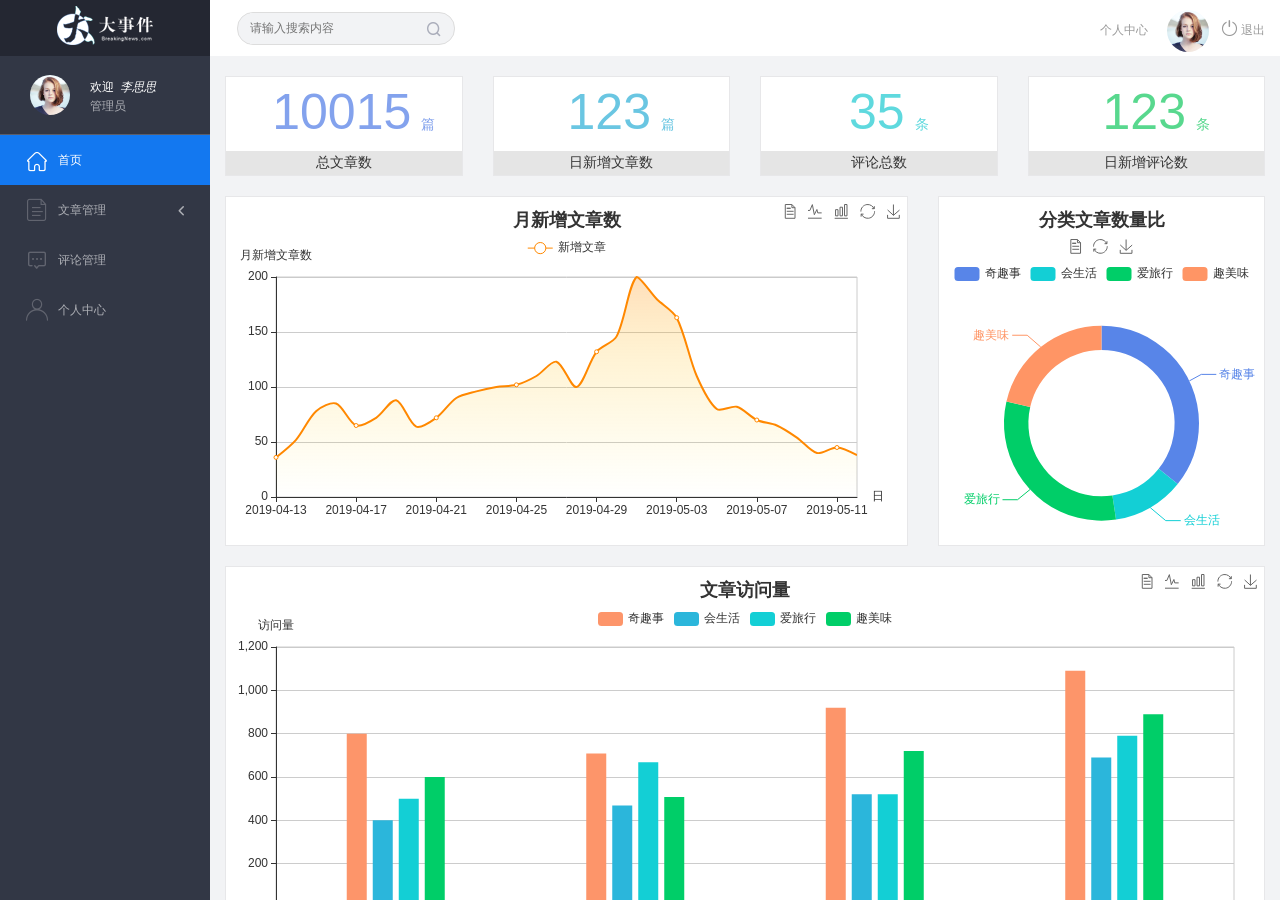
<file: web_back/index.html>
<!DOCTYPE html>
<html lang="en">

<head>
    <meta charset="UTF-8">
    <meta name="viewport" content="width=device-width, initial-scale=1.0">
    <meta http-equiv="X-UA-Compatible" content="ie=edge">
    <title>大事件-后台首页</title>
    <link rel="stylesheet" href="js/bootstrap/css/bootstrap.min.css">
    <link rel="stylesheet" href="css/reset.css">
    <link rel="stylesheet" href="css/iconfont.css">
    <link rel="stylesheet" href="css/main.css">
    <script src="js/jquery-1.12.4.min.js"></script>
</head>

<body>
    <div class="sider">
        <a href="#" class="logo"><img src="images/logo02.png" alt="logo"></a>
        <div class="user_info">
            <img class="userImg" src="images/2.jpg" alt="person">
            <span>欢迎&nbsp;&nbsp;<i id="userName">李思思</i></span>
            <b>管理员</b>
        </div>
        <div class="menu">
            <div class="level01 active"><a href="main_count.html" target="main_frame"><i
                        class="iconfont icon-yidiandiantubiao04"></i><span>首页</span></a></div>
            <div class="level01"><a href="#"><i class="iconfont icon-icon-article"></i><span>文章管理</span><b
                        class="iconfont icon-arrowdownl"></b></a></div>
            <ul class="level02">
                <li><a href="article_list.html" target="main_frame"><i
                            class="iconfont icon-previewright"></i><span>文章列表</span></a></li>
                <li><a href="article_release.html" target="main_frame"><i
                            class="iconfont icon-previewright"></i><span>发表文章</span></a></li>
                <li><a href="article_category.html" target="main_frame"><i
                            class="iconfont icon-previewright"></i><span>文章类别管理</span></a></li>
            </ul>

            <div class="level01"><a href="comment_list.html" target="main_frame"><i
                        class="iconfont icon-comment"></i><span>评论管理</span></a></div>
            <div class="level01"><a href="user.html" target="main_frame"><i
                        class="iconfont icon-user"></i><span>个人中心</span></a></div>
        </div>
    </div>

    <div class="header_bar">
        <form class="search_form">
            <input type="text" placeholder="请输入搜索内容">
            <i class="iconfont icon-search"></i>
        </form>
        <div class="user_center_link">
            <a href="user.html" onclick="setMenu(3,0)" target="main_frame">个人中心</a>
            <img class="userImg" src="images/2.jpg" alt="person">
            <!-- href="javascript:;"  作用是是阻止a标签跳转 -->
            <a href="javascript:;" id="logout"><i class="iconfont icon-tuichu"></i> 退出</a>
        </div>
    </div>

    <div class="main" id="main_body">
        <!-- 新知识 -->
        <!-- iframe标签会创建另一个容器，容器中可以引入另一个独立的html文件 -->
        <iframe src="main_count.html" frameborder="0" id="main_frame" name="main_frame" frameborder="0"
            scrolling="auto"></iframe>
    </div>


    <script>
        var $level01 = $('.level01');
        var $subli = $('.level02 li')
        $level01.click(function () {
            $level01.not($(this)).removeClass('active');
            $(this).addClass('active');

            if ($(this).next().hasClass('level02')) {
                $(this).next().slideToggle();
                $(this).find('b').toggleClass('rotate0');
            } else {
                $subli.removeClass('active');
            }
        })

        $subli.click(function () {
            $subli.not($(this)).removeClass('active');
            $(this).addClass('active');

            if (!$(this).parent().prev().hasClass('active')) {
                $level01.removeClass('active');
                $(this).parent().prev().addClass('active');
            }
        })

        function resizeFrame() {
            var frame_w = $('#main_body').outerWidth();
            var frame_h = $('#main_body').outerHeight();
            $('#main_frame').css({ 'width': frame_w, 'height': frame_h });
        }

        resizeFrame();

        $(window).resize(function () {
            resizeFrame();
        })


        function setMenu(m, n) {
            $level01.eq(m).addClass('active').siblings().not('.level02').removeClass('active');
            if (m != 1) {
                $('.level02').slideUp();
            } else {
                $('.level02').slideDown();
                $('.level02').children().eq(n).addClass('active').siblings().removeClass('active');
            }
        }

    </script>
    <!-- 注意，这里要先引入config文件 -->
    <script src="./js/util/config.js"></script>
    <script src="./js/util/user.js"></script>
    <script>
        // 二、退出登录功能
        // 思路：给退出按钮a注册点击事件
        // 1.退出要请求退出接口
        $('#logout').click( () => {
            // 用户退出
            user.logout().then( res => {
                // console.log(res);
                //解构赋值优化
                let {code,msg} = res
                if (code === 200) {
                    alert('安全退出成功')
                    window.location.href = './login.html'
                }
                else {
                    alert(msg)
                }
            })
            return
        })
        // 三、进入页面之后从接口获取个人信息
        user.getUser().then( res => {
            // console.log(res);
            let {code,data} = res
            if (code === 200) {
                let {nickname,user_pic} = data
                $('#userName').text(nickname)
                $('.userImg').attr('src',user_pic)
            }
            return
        }
        )
    </script>
</body>

</html>
</file>
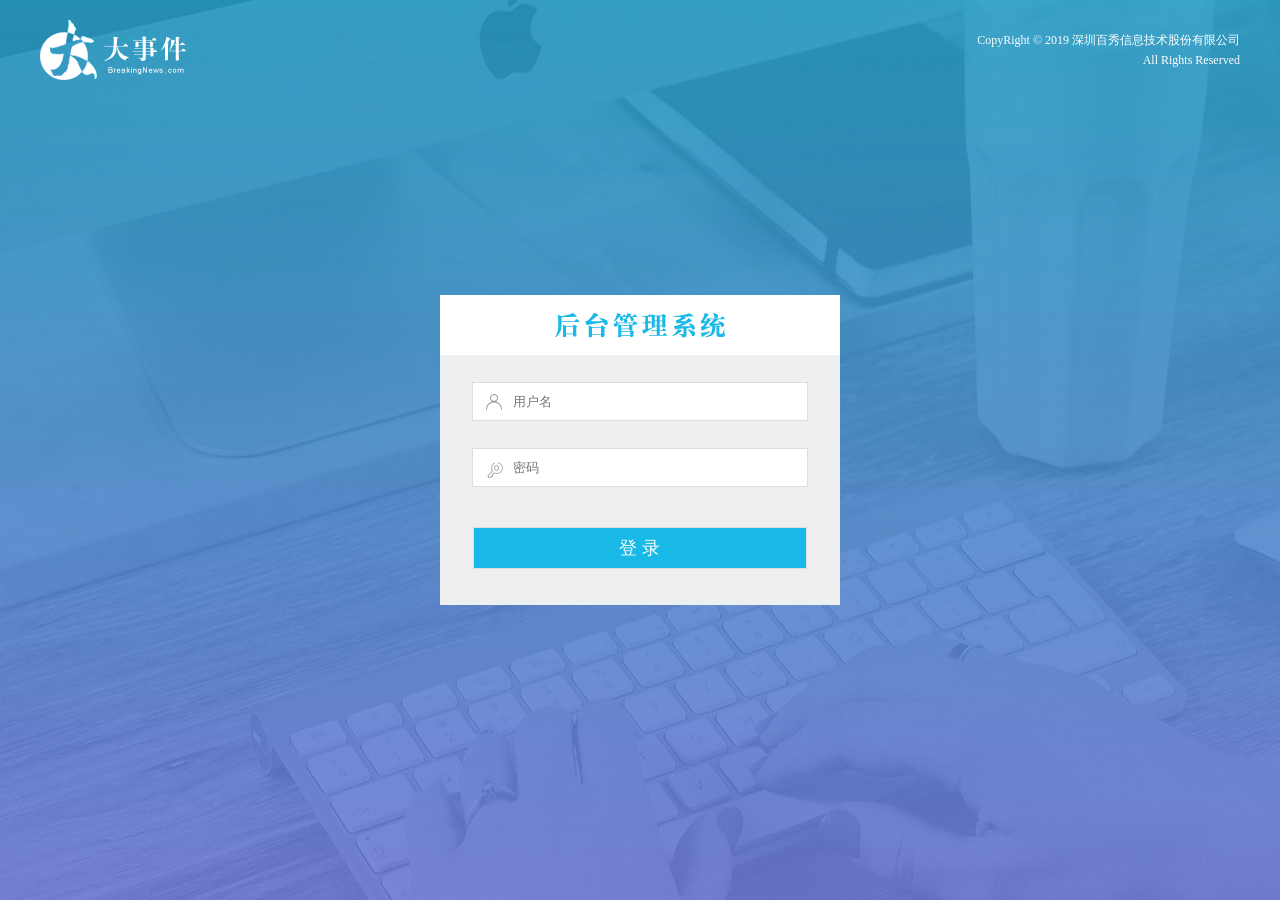
<file: web_back/login.html>
<!DOCTYPE html>
<html lang="en">

<head>
    <meta charset="UTF-8">
    <meta name="viewport" content="width=device-width, initial-scale=1.0">
    <meta http-equiv="X-UA-Compatible" content="ie=edge">
    <title>大事件-后台登录页</title>
    <link rel="stylesheet" type="text/css" href="css/reset.css">
    <link rel="stylesheet" type="text/css" href="css/iconfont.css">
    <link rel="stylesheet" type="text/css" href="css/main.css">
</head>

<body>
    <div class="main_wrap">
        <div class="header">
            <a href="#" class="logo"><img src="images/logo.png" alt=""></a>
            <div class="copyright">CopyRight © 2019 深圳百秀信息技术股份有限公司<br>All Rights Reserved</div>
        </div>

        <div class="login_form_con">
            <div class="login_title"></div>
            <form class="login_form">
                <i class="iconfont icon-user"></i>
                <i class="iconfont icon-key"></i>
                <input id="username" type="text" class="input_txt" placeholder="用户名">
                <input id="password" type="password" class="input_pass" placeholder="密码">
                <!-- 注意：！！！ -->
                <!-- 如果submit按钮在表单中，默认会有一个提交的动作 -->
                <!-- 我们把submit改为button即可，就不会有提交表单的效果了 -->
                <input id="btn" type="button" class="input_sub" value="登 录">
            </form>
        </div>
    </div>
</body>
<script src="./js/jquery-1.12.4.min.js"></script>
<!-- 注意，这里要先引入config文件 -->
<script src="./js/util/config.js"></script>
<script src="./js/util/user.js"></script>
<script>
    // 一、用户登录功能
    // 思路：
    // 1.给按钮添加点击事件
    // 2.点击后收集用户信息，并判断是否有效
    // 3.请求ajax接口，根据接口反馈继续下一步
    $('#btn').click( () => {
        let name = $('#username').val().trim();
        let psd = $('#password').val().trim();
        if (name.length === 0 || psd.length === 0) {
            alert('不能为空')
            //记得加return，为空直接停止函数，节省内存
            return
        }
        // 优化：语义化函数，用户登录
        user.login(name, psd).then( res => {
            // console.log(res);
            //解构赋值优化
            let {code,msg} = res
            if (code === 200) {
                // alert('登陆成功')
                window.location.href = './index.html'
            }
            else {
                alert(msg)
            }
        });
    })
</script>

</html>
</file>
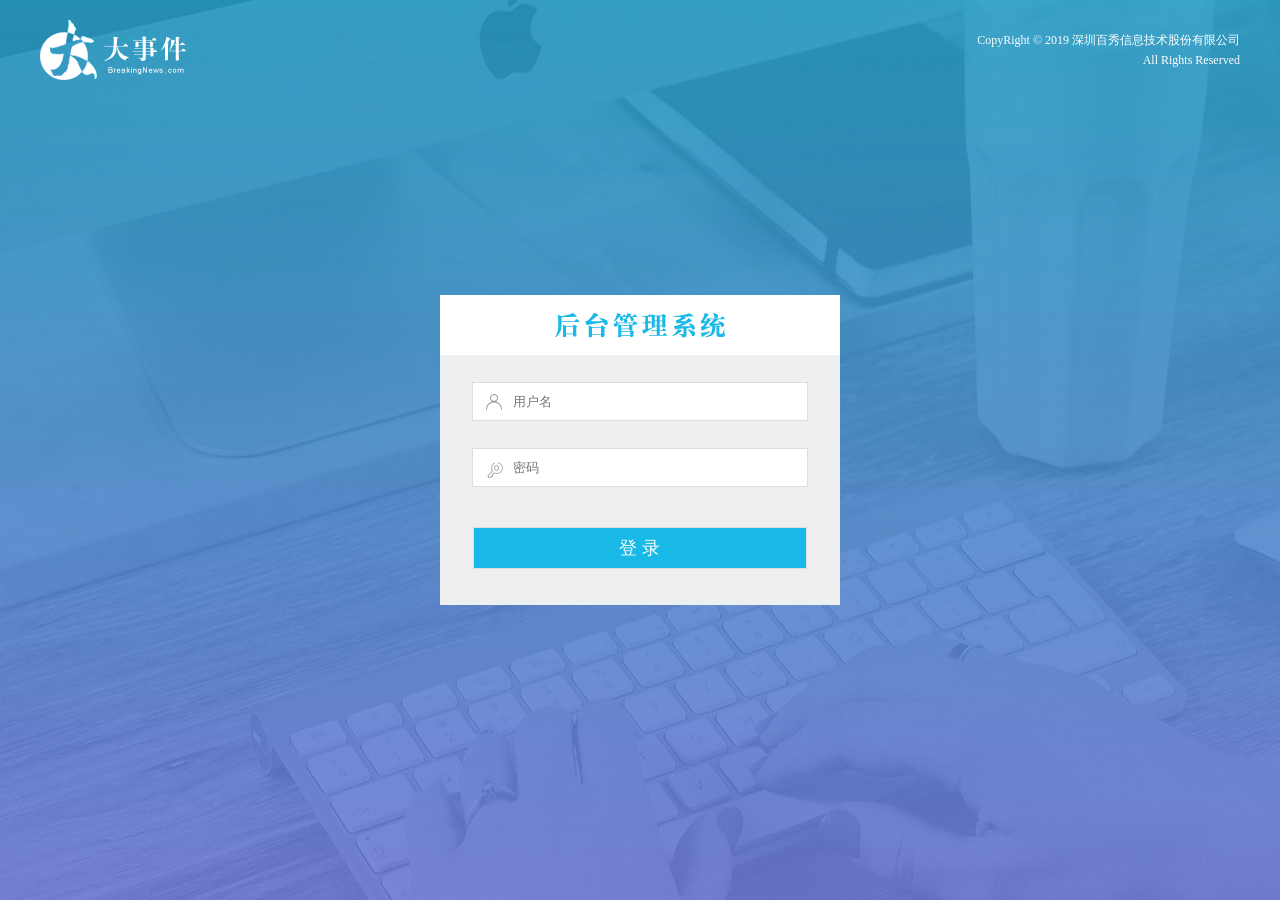
<file: web_back/login基本完成.html>
<!DOCTYPE html>
<html lang="en">

<head>
    <meta charset="UTF-8">
    <meta name="viewport" content="width=device-width, initial-scale=1.0">
    <meta http-equiv="X-UA-Compatible" content="ie=edge">
    <title>大事件-后台登录页</title>
    <link rel="stylesheet" type="text/css" href="css/reset.css">
    <link rel="stylesheet" type="text/css" href="css/iconfont.css">
    <link rel="stylesheet" type="text/css" href="css/main.css">
</head>

<body>
    <div class="main_wrap">
        <div class="header">
            <a href="#" class="logo"><img src="images/logo.png" alt=""></a>
            <div class="copyright">CopyRight © 2019 深圳百秀信息技术股份有限公司<br>All Rights Reserved</div>
        </div>

        <div class="login_form_con">
            <div class="login_title"></div>
            <form class="login_form">
                <i class="iconfont icon-user"></i>
                <i class="iconfont icon-key"></i>
                <input id="username" type="text" class="input_txt" placeholder="用户名">
                <input id="password" type="password" class="input_pass" placeholder="密码">
                <!-- 注意：！！！ -->
                <!-- 如果submit按钮在表单中，默认会有一个提交的动作 -->
                <!-- 我们把submit改为button即可，就不会有提交表单的效果了 -->
                <input id="btn" type="button" class="input_sub" value="登 录">
            </form>
        </div>
    </div>
</body>
<script src="./js/jquery-1.12.4.min.js"></script>
<script>
    // 封装
    // function user_login() {

    // }
    // 一、用户登录功能
    // 思路：
    // 1.给按钮添加点击事件
    // 2.点击后收集用户信息，并判断是否有效
    // 3.请求ajax接口，根据接口反馈继续下一步
    $('#btn').click( () => {
        let name = $('#username').val().trim();
        let psd = $('#password').val().trim();
        if (name.length === 0 || psd.length === 0) {
            alert('不能为空')
            //记得加return，为空直接停止函数，节省内存
            return
        }
        // $.post(url,数据).then(回调函数)
        $.post('http://192.168.172.82:8000/admin/login', {
            'user_name': name,
            'password': psd
        }).then( res => {
            // console.log(res);
            let {code,msg} = res
            if (code === 200) {
                // alert('登陆成功')
                window.location.href = './index.html'
            }
            else {
                alert(msg)
            }

        })

    })


</script>

</html>
</file>
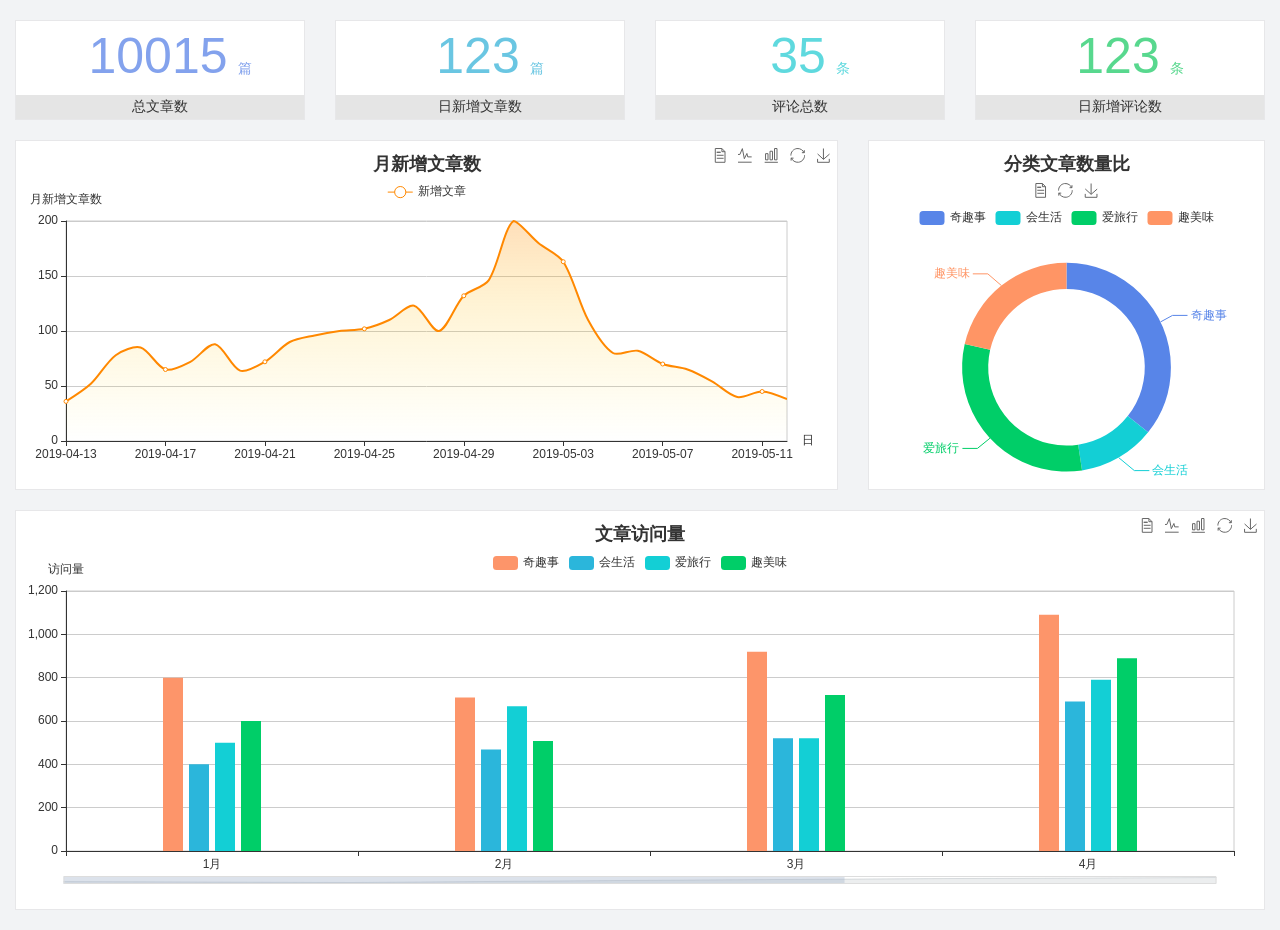
<file: web_back/main_count.html>
<!DOCTYPE html>
<html lang="en">

<head>
    <meta charset="UTF-8">
    <meta name="viewport" content="width=device-width, initial-scale=1.0">
    <meta http-equiv="X-UA-Compatible" content="ie=edge">
    <title>图表统计</title>
    <link rel="stylesheet" href="js/bootstrap/css/bootstrap.min.css">
    <link rel="stylesheet" href="css/reset.css">
    <link rel="stylesheet" href="css/iconfont.css">
    <link rel="stylesheet" href="css/main.css">
    <script src="js/jquery-1.12.4.min.js"></script>
    <script type="text/javascript" src="js/echarts.min.js"></script>
</head>

<body>
    <div class="container-fluid">
        <div class="row spannel_list">
            <div class="col-sm-3 col-xs-6">
                <div class="spannel">
                    <em>10015</em><span>篇</span>
                    <b>总文章数</b>
                </div>
            </div>
            <div class="col-sm-3 col-xs-6">
                <div class="spannel scolor01">
                    <em>123</em><span>篇</span>
                    <b>日新增文章数</b>
                </div>
            </div>
            <div class="col-sm-3 col-xs-6">
                <div class="spannel scolor02">
                    <em>35</em><span>条</span>
                    <b>评论总数</b>
                </div>
            </div>
            <div class="col-sm-3 col-xs-6">
                <div class="spannel scolor03">
                    <em>123</em><span>条</span>
                    <b>日新增评论数</b>
                </div>
            </div>
        </div>
    </div>

    <div class="container-fluid">
        <div class="row curve-pie">
            <div class="col-lg-8 col-md-8">
                <div class="gragh_pannel" id="curve_show"></div>
            </div>
            <div class="col-lg-4 col-md-4">
                <div class="gragh_pannel"  id="pie_show"></div>
            </div>
        </div>
    </div>

    <div class="container-fluid">
        <div class="column_pannel"  id="column_show"></div>
    </div>

    <script>
        var oChart = echarts.init(document.getElementById('curve_show'));
        var aList_all = [
          {'count':36,'date':'2019-04-13'},
          {'count':52,'date':'2019-04-14'},
          {'count':78,'date':'2019-04-15'},
          {'count':85,'date':'2019-04-16'},
          {'count':65,'date':'2019-04-17'},
          {'count':72,'date':'2019-04-18'},
          {'count':88,'date':'2019-04-19'},
          {'count':64,'date':'2019-04-20'},
          {'count':72,'date':'2019-04-21'},
          {'count':90,'date':'2019-04-22'},
          {'count':96,'date':'2019-04-23'},
          {'count':100,'date':'2019-04-24'},
          {'count':102,'date':'2019-04-25'},
          {'count':110,'date':'2019-04-26'},
          {'count':123,'date':'2019-04-27'},
          {'count':100,'date':'2019-04-28'},
          {'count':132,'date':'2019-04-29'},
          {'count':146,'date':'2019-04-30'},
          {'count':200,'date':'2019-05-01'},
          {'count':180,'date':'2019-05-02'},
          {'count':163,'date':'2019-05-03'},
          {'count':110,'date':'2019-05-04'},
          {'count':80,'date':'2019-05-05'},
          {'count':82,'date':'2019-05-06'},
          {'count':70,'date':'2019-05-07'},
          {'count':65,'date':'2019-05-08'},
          {'count':54,'date':'2019-05-09'},
          {'count':40,'date':'2019-05-10'},
          {'count':45,'date':'2019-05-11'},
          {'count':38,'date':'2019-05-12'},
        ];

        let aCount = [];
        let aDate = [];

        for(var i=0;i<aList_all.length;i++){
            aCount.push(aList_all[i].count);
            aDate.push(aList_all[i].date);
        }

        var chartopt = {
                  title:{
                      text: '月新增文章数',
                      left: 'center',
                      top: '10'
                  },
                  tooltip:{
                      trigger: 'axis'
                  },
                  legend: {
                      data:['新增文章'],
                      top: '40'
                  },
                  toolbox: {
                      show : true,
                      feature : {
                          mark : {show: true},
                          dataView : {show: true, readOnly: false},
                          magicType : {show: true, type: ['line','bar']},
                          restore : {show: true},
                          saveAsImage : {show: true}
                      }
                  },
                  calculable : true,               
                  xAxis : [
                      {
                          name: '日',
                          type : 'category',
                          boundaryGap : false,
                          data :aDate
                      }
                  ],        
                  yAxis : [
                      {
                          name: '月新增文章数',
                          type : 'value'
                      }
                  ],      
                  series : [
					        {
					            name:'新增文章',
					            type:'line',
					            smooth:true,
					            itemStyle: {normal: {areaStyle: {type: 'default'}, color: '#f80'}, lineStyle: {color: '#f80'}},
					            data:aCount
                            }],
                            areaStyle:{
						        normal:{
						            color: new echarts.graphic.LinearGradient(0, 0, 0, 1, [{
						                offset: 0,
						                color: 'rgba(255,136,0,0.39)'
						            }, {
						                offset: .34,
						                color: 'rgba(255,180,0,0.25)'
						            },{
						                offset: 1,
						                color: 'rgba(255,222,0,0.00)'
						            }])

						        }
						    },
                  grid: {
                      show: true,             
                      x:50,
                      x2:50,
                      y:80,
                      height:220
                  }                 
            };

        oChart.setOption(chartopt);


        var oPie = echarts.init(document.getElementById('pie_show'));
        var oPieopt =  
        {
          title : {
              top:10,
              text: '分类文章数量比',
              x:'center'
          },
          tooltip : {
              trigger: 'item',
              formatter: "{a} <br/>{b} : {c} ({d}%)"
          },
          color:['#5885e8','#13cfd5','#00ce68','#ff9565'],
          legend: {
              x : 'center',
              top:65,
              data:['奇趣事','会生活','爱旅行','趣美味']
          },
          toolbox: {
              show : true,
              x : 'center',
              top:35,
              feature : {
                  mark : {show: true},
                  dataView : {show: true, readOnly: false},
                  magicType : {
                      show: true, 
                      type: ['pie', 'funnel'],
                      option: {
                          funnel: {
                              x: '25%',
                              width: '50%',
                              funnelAlign: 'left',
                              max: 1548
                          }
                      }
                  },
                  restore : {show: true},
                  saveAsImage : {show: true}
              }
          },
          calculable : true,
          series : [
              {
                  name:'访问来源',
                  type:'pie',
                  radius: ['45%', '60%'],
                  center: ['50%', '65%'],
                  data:[
                      {value:300, name:'奇趣事'},
                      {value:100, name:'会生活'},
                      {value:260, name:'爱旅行'},                   
                      {value:180,name:'趣美味'}
                  ]
              }
          ]
      };
      oPie.setOption(oPieopt);



      var oColumn = this.echarts.init(document.getElementById('column_show'));
        var oColumnopt =  
              {
                title:{
                    text: '文章访问量',
                    left: 'center',
                    top: '10'
              },
                tooltip : {
                    trigger: 'axis'
                },
                legend: {
                    data:['奇趣事','会生活','爱旅行','趣美味'],
                    top:'40'          
                },
                toolbox: {
                    show : true,
                    feature : {
                        mark : {show: true},
                        dataView : {show: true, readOnly: false},
                        magicType : {show: true, type: ['line', 'bar']},
                        restore : {show: true},
                        saveAsImage : {show: true}
                    }
                },
                calculable : true,
               xAxis : [
                    {
                        type : 'category',
                        data : ['1月','2月','3月','4月','5月']
                    }
                ],
                yAxis : [
                    {
                        name : '访问量',
                        type : 'value'
                    }
                ],
                series : [
                    {
                        name:'奇趣事',
                        type:'bar',
                        barWidth:20, 
                        itemStyle:{
                           normal: {areaStyle: {type: 'default'}, color: '#fd956a'}
                        },
                        data:[800, 708, 920, 1090, 1200]
                    },
                    {
                        name:'会生活',
                        type:'bar',
                        barWidth:20, 
                        itemStyle:{
                           normal: {areaStyle: {type: 'default'}, color: '#2bb6db'}
                        },
                        data:[400, 468, 520, 690, 800]
                    },
                    {
                        name:'爱旅行',
                        type:'bar',
                        barWidth:20, 
                        itemStyle:{
                           normal: {areaStyle: {type: 'default'}, color: '#13cfd5'}
                        },
                        data:[500, 668, 520, 790, 900]
                    },
                    {
                        name:'趣美味',
                        type:'bar',
                        barWidth:20, 
                        itemStyle:{
                           normal: {areaStyle: {type: 'default'}, color: '#00ce68'}
                        },
                        data:[600, 508, 720, 890, 1000]
                    }
                ],
                grid: {
                    show: true, 
                    x:50,
                    x2:30,            
                    y:80,
                    height:260
                },
                dataZoom: [//给x轴设置滚动条
                 {
                     start:0,//默认为0
                     end: 100-1000/31,//默认为100
                     type: 'slider',
                     show: true,
                     xAxisIndex: [0],
                     handleSize: 0,//滑动条的 左右2个滑动条的大小
                     height:8,//组件高度
                     left:45, //左边的距离
                     right:50,//右边的距离
                     bottom: 26,//右边的距离
                     handleColor: '#ddd',//h滑动图标的颜色
                     handleStyle: {
                         borderColor: "#cacaca",
                         borderWidth: "1",
                         shadowBlur: 2,
                         background: "#ddd",
                         shadowColor: "#ddd",
                     }
                  }]
            };
            oColumn.setOption(oColumnopt);

    </script>


</body>

</html>
</file>
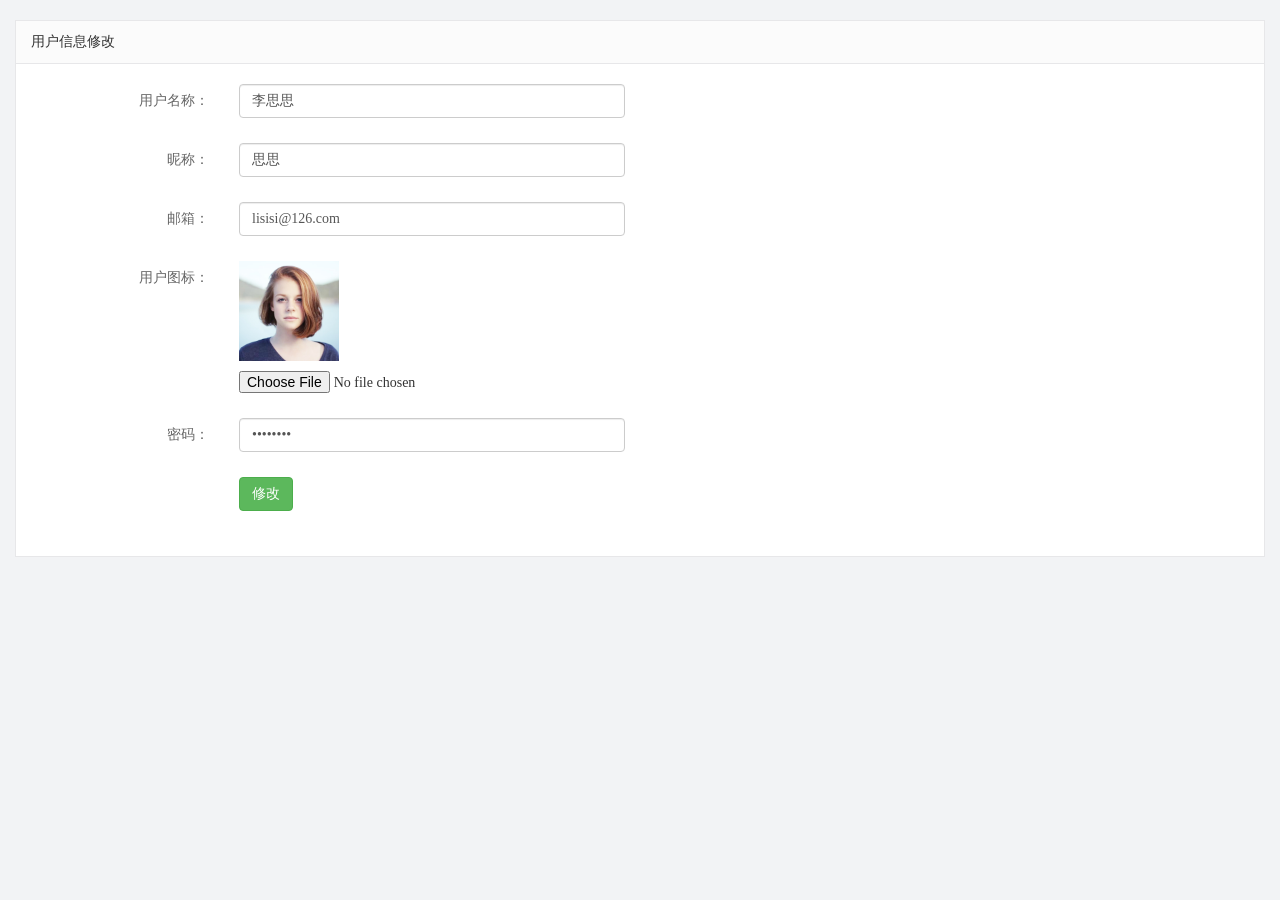
<file: web_back/user.html>
<!DOCTYPE html>
<html lang="en">

<head>
    <meta charset="UTF-8">
    <meta name="viewport" content="width=device-width, initial-scale=1.0">
    <meta http-equiv="X-UA-Compatible" content="ie=edge">
    <title>文章列表</title>
    <link rel="stylesheet" href="js/bootstrap/css/bootstrap.min.css">
    <link rel="stylesheet" href="css/reset.css">
    <link rel="stylesheet" href="css/iconfont.css">
    <link rel="stylesheet" href="css/main.css">
    <script src="js/jquery-1.12.4.min.js"></script>

</head>

<body>
    <div class="container-fluid">
        <div class="common_title">
            用户信息修改
        </div>
        <div class="container-fluid common_con">
            <form class="form-horizontal article_form">
                <div class="form-group">
                    <label for="inputEmail3" class="col-sm-2 control-label">用户名称：</label>
                    <div class="col-sm-4">
                        <input type="text" class="form-control" id="inputEmail3" value="李思思">
                    </div>
                </div>
                <div class="form-group">
                    <label for="inputEmail3" class="col-sm-2 control-label">昵称：</label>
                    <div class="col-sm-4">
                        <input type="text" class="form-control" id="inputEmail3" value="思思">
                    </div>
                </div>
                <div class="form-group">
                    <label for="inputEmail3" class="col-sm-2 control-label">邮箱：</label>
                    <div class="col-sm-4">
                        <input type="text" class="form-control" id="inputEmail3" value="lisisi@126.com">
                    </div>
                </div>
                
                <div class="form-group">
                    <label for="inputPassword3" class="col-sm-2 control-label">用户图标：</label>
                    <div class="col-sm-10">
                        <img src="images/2.jpg" alt="" class="user_pic">
                        <input type="file" id="exampleInputFile">
                    </div>
                </div>

                <div class="form-group">
                        <label for="inputEmail3" class="col-sm-2 control-label">密码：</label>
                        <div class="col-sm-4">
                            <input type="password" class="form-control" id="inputEmail3" value="12345678">
                        </div>
                    </div>
               
    
                <div class="form-group">
                    <div class="col-sm-offset-2 col-sm-10">
                        <button type="submit" class="btn btn-success">修改</button>
                    </div>
                </div>
            </form>
        </div>
    </div>

</body>

</html>
</file>
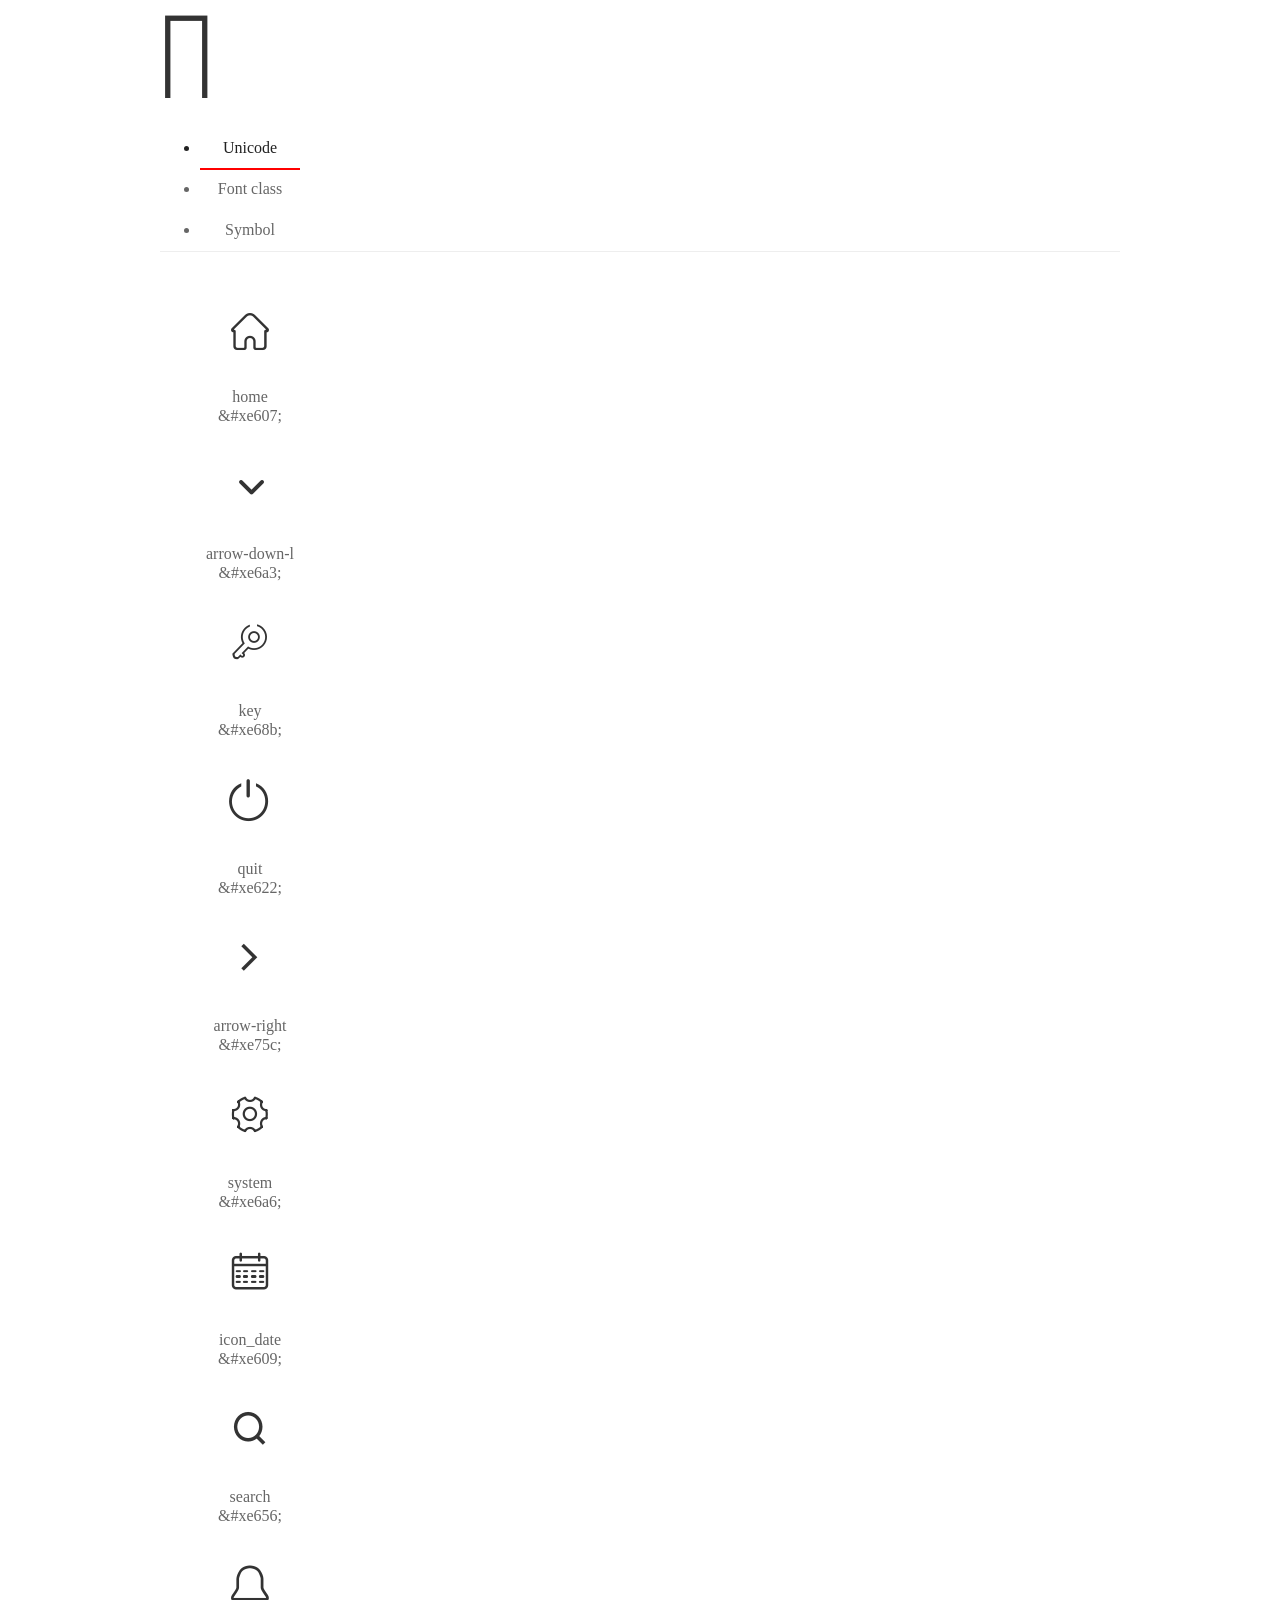
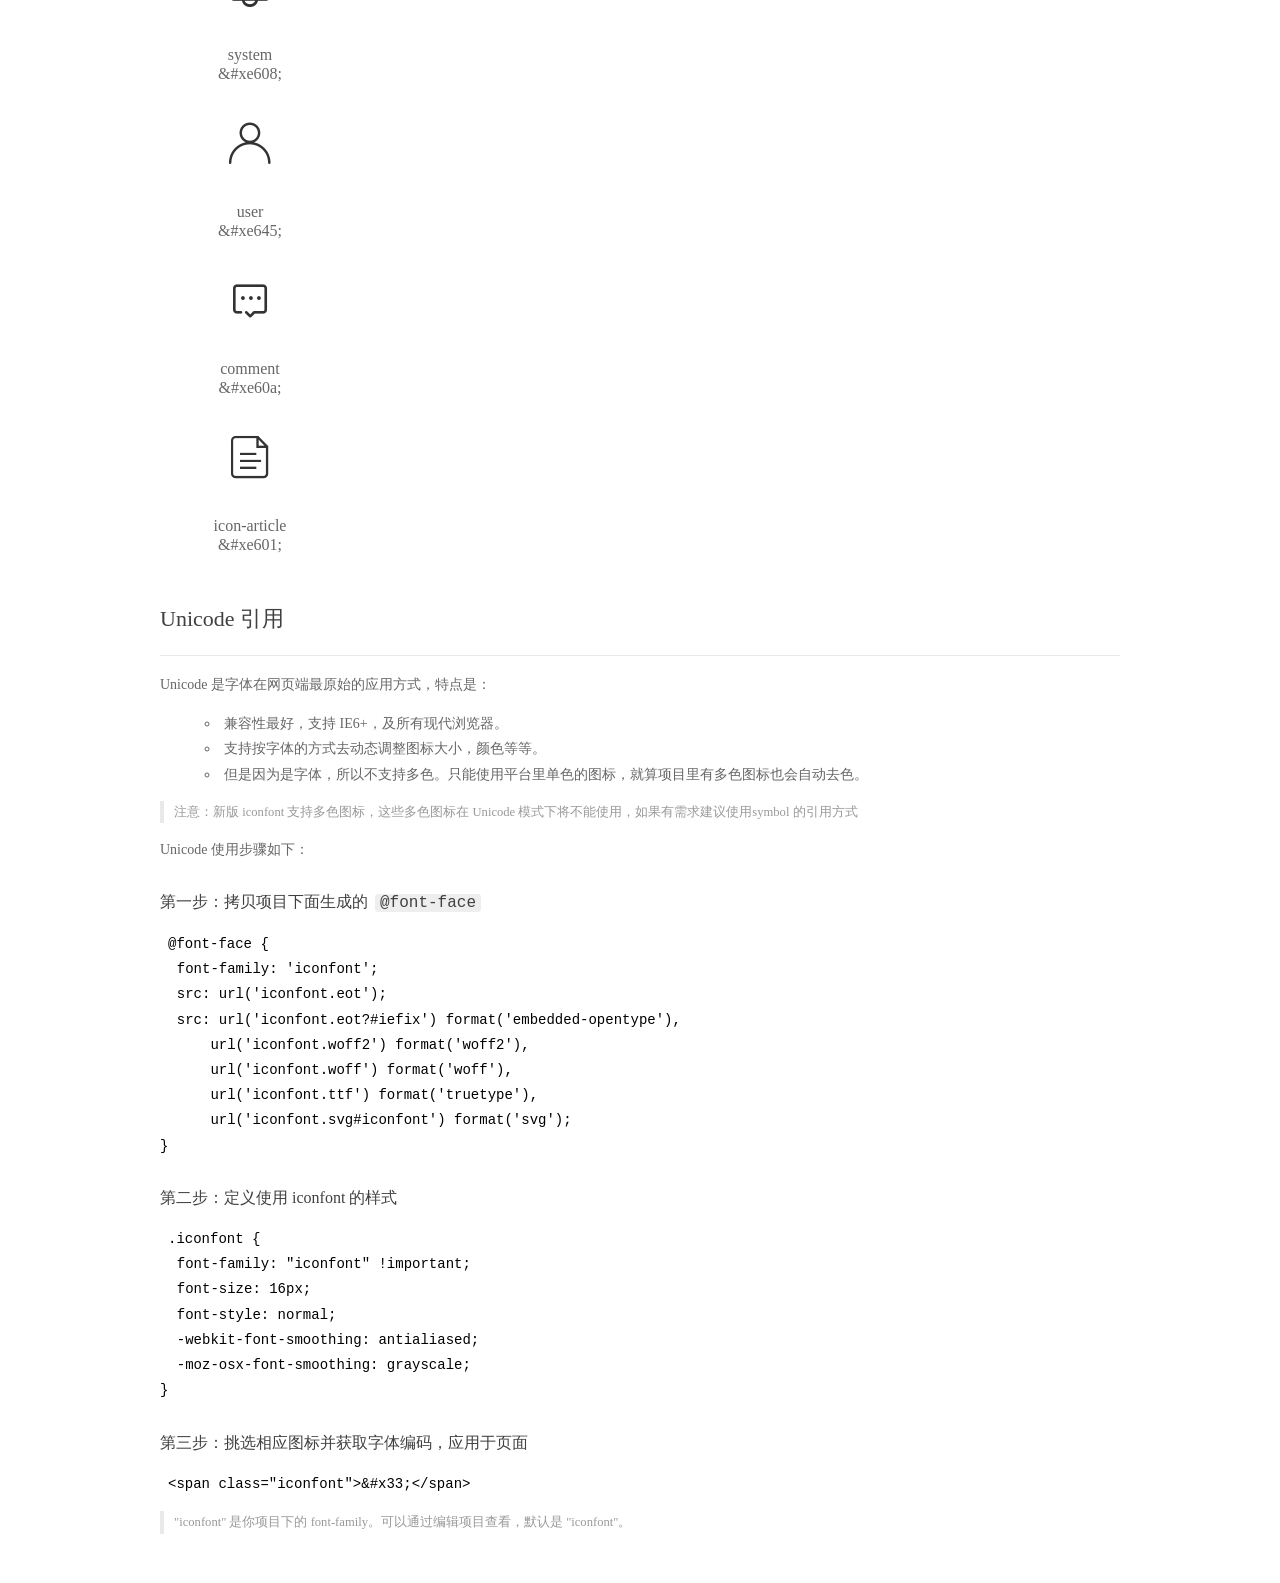
<file: web_back/fonts/demo_index.html>
<!DOCTYPE html>
<html>
<head>
  <meta charset="utf-8"/>
  <title>IconFont Demo</title>
  <link rel="shortcut icon" href="https://gtms04.alicdn.com/tps/i4/TB1_oz6GVXXXXaFXpXXJDFnIXXX-64-64.ico" type="image/x-icon"/>
  <link rel="stylesheet" href="https://g.alicdn.com/thx/cube/1.3.2/cube.min.css">
  <link rel="stylesheet" href="demo.css">
  <link rel="stylesheet" href="iconfont.css">
  <script src="iconfont.js"></script>
  <!-- jQuery -->
  <script src="https://a1.alicdn.com/oss/uploads/2018/12/26/7bfddb60-08e8-11e9-9b04-53e73bb6408b.js"></script>
  <!-- 代码高亮 -->
  <script src="https://a1.alicdn.com/oss/uploads/2018/12/26/a3f714d0-08e6-11e9-8a15-ebf944d7534c.js"></script>
</head>
<body>
  <div class="main">
    <h1 class="logo"><a href="https://www.iconfont.cn/" title="iconfont 首页" target="_blank">&#xe86b;</a></h1>
    <div class="nav-tabs">
      <ul id="tabs" class="dib-box">
        <li class="dib active"><span>Unicode</span></li>
        <li class="dib"><span>Font class</span></li>
        <li class="dib"><span>Symbol</span></li>
      </ul>
      
    </div>
    <div class="tab-container">
      <div class="content unicode" style="display: block;">
          <ul class="icon_lists dib-box">
          
            <li class="dib">
              <span class="icon iconfont">&#xe607;</span>
                <div class="name">home</div>
                <div class="code-name">&amp;#xe607;</div>
              </li>
          
            <li class="dib">
              <span class="icon iconfont">&#xe6a3;</span>
                <div class="name">arrow-down-l</div>
                <div class="code-name">&amp;#xe6a3;</div>
              </li>
          
            <li class="dib">
              <span class="icon iconfont">&#xe68b;</span>
                <div class="name">key</div>
                <div class="code-name">&amp;#xe68b;</div>
              </li>
          
            <li class="dib">
              <span class="icon iconfont">&#xe622;</span>
                <div class="name">quit</div>
                <div class="code-name">&amp;#xe622;</div>
              </li>
          
            <li class="dib">
              <span class="icon iconfont">&#xe75c;</span>
                <div class="name">arrow-right</div>
                <div class="code-name">&amp;#xe75c;</div>
              </li>
          
            <li class="dib">
              <span class="icon iconfont">&#xe6a6;</span>
                <div class="name">system</div>
                <div class="code-name">&amp;#xe6a6;</div>
              </li>
          
            <li class="dib">
              <span class="icon iconfont">&#xe609;</span>
                <div class="name">icon_date</div>
                <div class="code-name">&amp;#xe609;</div>
              </li>
          
            <li class="dib">
              <span class="icon iconfont">&#xe656;</span>
                <div class="name">search</div>
                <div class="code-name">&amp;#xe656;</div>
              </li>
          
            <li class="dib">
              <span class="icon iconfont">&#xe608;</span>
                <div class="name">system</div>
                <div class="code-name">&amp;#xe608;</div>
              </li>
          
            <li class="dib">
              <span class="icon iconfont">&#xe645;</span>
                <div class="name">user</div>
                <div class="code-name">&amp;#xe645;</div>
              </li>
          
            <li class="dib">
              <span class="icon iconfont">&#xe60a;</span>
                <div class="name">comment</div>
                <div class="code-name">&amp;#xe60a;</div>
              </li>
          
            <li class="dib">
              <span class="icon iconfont">&#xe601;</span>
                <div class="name">icon-article</div>
                <div class="code-name">&amp;#xe601;</div>
              </li>
          
          </ul>
          <div class="article markdown">
          <h2 id="unicode-">Unicode 引用</h2>
          <hr>

          <p>Unicode 是字体在网页端最原始的应用方式，特点是：</p>
          <ul>
            <li>兼容性最好，支持 IE6+，及所有现代浏览器。</li>
            <li>支持按字体的方式去动态调整图标大小，颜色等等。</li>
            <li>但是因为是字体，所以不支持多色。只能使用平台里单色的图标，就算项目里有多色图标也会自动去色。</li>
          </ul>
          <blockquote>
            <p>注意：新版 iconfont 支持多色图标，这些多色图标在 Unicode 模式下将不能使用，如果有需求建议使用symbol 的引用方式</p>
          </blockquote>
          <p>Unicode 使用步骤如下：</p>
          <h3 id="-font-face">第一步：拷贝项目下面生成的 <code>@font-face</code></h3>
<pre><code class="language-css"
>@font-face {
  font-family: 'iconfont';
  src: url('iconfont.eot');
  src: url('iconfont.eot?#iefix') format('embedded-opentype'),
      url('iconfont.woff2') format('woff2'),
      url('iconfont.woff') format('woff'),
      url('iconfont.ttf') format('truetype'),
      url('iconfont.svg#iconfont') format('svg');
}
</code></pre>
          <h3 id="-iconfont-">第二步：定义使用 iconfont 的样式</h3>
<pre><code class="language-css"
>.iconfont {
  font-family: "iconfont" !important;
  font-size: 16px;
  font-style: normal;
  -webkit-font-smoothing: antialiased;
  -moz-osx-font-smoothing: grayscale;
}
</code></pre>
          <h3 id="-">第三步：挑选相应图标并获取字体编码，应用于页面</h3>
<pre>
<code class="language-html"
>&lt;span class="iconfont"&gt;&amp;#x33;&lt;/span&gt;
</code></pre>
          <blockquote>
            <p>"iconfont" 是你项目下的 font-family。可以通过编辑项目查看，默认是 "iconfont"。</p>
          </blockquote>
          </div>
      </div>
      <div class="content font-class">
        <ul class="icon_lists dib-box">
          
          <li class="dib">
            <span class="icon iconfont icon-yidiandiantubiao04"></span>
            <div class="name">
              home
            </div>
            <div class="code-name">.icon-yidiandiantubiao04
            </div>
          </li>
          
          <li class="dib">
            <span class="icon iconfont icon-arrowdownl"></span>
            <div class="name">
              arrow-down-l
            </div>
            <div class="code-name">.icon-arrowdownl
            </div>
          </li>
          
          <li class="dib">
            <span class="icon iconfont icon-key"></span>
            <div class="name">
              key
            </div>
            <div class="code-name">.icon-key
            </div>
          </li>
          
          <li class="dib">
            <span class="icon iconfont icon-tuichu"></span>
            <div class="name">
              quit
            </div>
            <div class="code-name">.icon-tuichu
            </div>
          </li>
          
          <li class="dib">
            <span class="icon iconfont icon-previewright"></span>
            <div class="name">
              arrow-right
            </div>
            <div class="code-name">.icon-previewright
            </div>
          </li>
          
          <li class="dib">
            <span class="icon iconfont icon-system"></span>
            <div class="name">
              system
            </div>
            <div class="code-name">.icon-system
            </div>
          </li>
          
          <li class="dib">
            <span class="icon iconfont icon-icondate"></span>
            <div class="name">
              icon_date
            </div>
            <div class="code-name">.icon-icondate
            </div>
          </li>
          
          <li class="dib">
            <span class="icon iconfont icon-search"></span>
            <div class="name">
              search
            </div>
            <div class="code-name">.icon-search
            </div>
          </li>
          
          <li class="dib">
            <span class="icon iconfont icon-system1"></span>
            <div class="name">
              system
            </div>
            <div class="code-name">.icon-system1
            </div>
          </li>
          
          <li class="dib">
            <span class="icon iconfont icon-user"></span>
            <div class="name">
              user
            </div>
            <div class="code-name">.icon-user
            </div>
          </li>
          
          <li class="dib">
            <span class="icon iconfont icon-comment"></span>
            <div class="name">
              comment
            </div>
            <div class="code-name">.icon-comment
            </div>
          </li>
          
          <li class="dib">
            <span class="icon iconfont icon-icon-article"></span>
            <div class="name">
              icon-article
            </div>
            <div class="code-name">.icon-icon-article
            </div>
          </li>
          
        </ul>
        <div class="article markdown">
        <h2 id="font-class-">font-class 引用</h2>
        <hr>

        <p>font-class 是 Unicode 使用方式的一种变种，主要是解决 Unicode 书写不直观，语意不明确的问题。</p>
        <p>与 Unicode 使用方式相比，具有如下特点：</p>
        <ul>
          <li>兼容性良好，支持 IE8+，及所有现代浏览器。</li>
          <li>相比于 Unicode 语意明确，书写更直观。可以很容易分辨这个 icon 是什么。</li>
          <li>因为使用 class 来定义图标，所以当要替换图标时，只需要修改 class 里面的 Unicode 引用。</li>
          <li>不过因为本质上还是使用的字体，所以多色图标还是不支持的。</li>
        </ul>
        <p>使用步骤如下：</p>
        <h3 id="-fontclass-">第一步：引入项目下面生成的 fontclass 代码：</h3>
<pre><code class="language-html">&lt;link rel="stylesheet" href="./iconfont.css"&gt;
</code></pre>
        <h3 id="-">第二步：挑选相应图标并获取类名，应用于页面：</h3>
<pre><code class="language-html">&lt;span class="iconfont icon-xxx"&gt;&lt;/span&gt;
</code></pre>
        <blockquote>
          <p>"
            iconfont" 是你项目下的 font-family。可以通过编辑项目查看，默认是 "iconfont"。</p>
        </blockquote>
      </div>
      </div>
      <div class="content symbol">
          <ul class="icon_lists dib-box">
          
            <li class="dib">
                <svg class="icon svg-icon" aria-hidden="true">
                  <use xlink:href="#icon-yidiandiantubiao04"></use>
                </svg>
                <div class="name">home</div>
                <div class="code-name">#icon-yidiandiantubiao04</div>
            </li>
          
            <li class="dib">
                <svg class="icon svg-icon" aria-hidden="true">
                  <use xlink:href="#icon-arrowdownl"></use>
                </svg>
                <div class="name">arrow-down-l</div>
                <div class="code-name">#icon-arrowdownl</div>
            </li>
          
            <li class="dib">
                <svg class="icon svg-icon" aria-hidden="true">
                  <use xlink:href="#icon-key"></use>
                </svg>
                <div class="name">key</div>
                <div class="code-name">#icon-key</div>
            </li>
          
            <li class="dib">
                <svg class="icon svg-icon" aria-hidden="true">
                  <use xlink:href="#icon-tuichu"></use>
                </svg>
                <div class="name">quit</div>
                <div class="code-name">#icon-tuichu</div>
            </li>
          
            <li class="dib">
                <svg class="icon svg-icon" aria-hidden="true">
                  <use xlink:href="#icon-previewright"></use>
                </svg>
                <div class="name">arrow-right</div>
                <div class="code-name">#icon-previewright</div>
            </li>
          
            <li class="dib">
                <svg class="icon svg-icon" aria-hidden="true">
                  <use xlink:href="#icon-system"></use>
                </svg>
                <div class="name">system</div>
                <div class="code-name">#icon-system</div>
            </li>
          
            <li class="dib">
                <svg class="icon svg-icon" aria-hidden="true">
                  <use xlink:href="#icon-icondate"></use>
                </svg>
                <div class="name">icon_date</div>
                <div class="code-name">#icon-icondate</div>
            </li>
          
            <li class="dib">
                <svg class="icon svg-icon" aria-hidden="true">
                  <use xlink:href="#icon-search"></use>
                </svg>
                <div class="name">search</div>
                <div class="code-name">#icon-search</div>
            </li>
          
            <li class="dib">
                <svg class="icon svg-icon" aria-hidden="true">
                  <use xlink:href="#icon-system1"></use>
                </svg>
                <div class="name">system</div>
                <div class="code-name">#icon-system1</div>
            </li>
          
            <li class="dib">
                <svg class="icon svg-icon" aria-hidden="true">
                  <use xlink:href="#icon-user"></use>
                </svg>
                <div class="name">user</div>
                <div class="code-name">#icon-user</div>
            </li>
          
            <li class="dib">
                <svg class="icon svg-icon" aria-hidden="true">
                  <use xlink:href="#icon-comment"></use>
                </svg>
                <div class="name">comment</div>
                <div class="code-name">#icon-comment</div>
            </li>
          
            <li class="dib">
                <svg class="icon svg-icon" aria-hidden="true">
                  <use xlink:href="#icon-icon-article"></use>
                </svg>
                <div class="name">icon-article</div>
                <div class="code-name">#icon-icon-article</div>
            </li>
          
          </ul>
          <div class="article markdown">
          <h2 id="symbol-">Symbol 引用</h2>
          <hr>

          <p>这是一种全新的使用方式，应该说这才是未来的主流，也是平台目前推荐的用法。相关介绍可以参考这篇<a href="">文章</a>
            这种用法其实是做了一个 SVG 的集合，与另外两种相比具有如下特点：</p>
          <ul>
            <li>支持多色图标了，不再受单色限制。</li>
            <li>通过一些技巧，支持像字体那样，通过 <code>font-size</code>, <code>color</code> 来调整样式。</li>
            <li>兼容性较差，支持 IE9+，及现代浏览器。</li>
            <li>浏览器渲染 SVG 的性能一般，还不如 png。</li>
          </ul>
          <p>使用步骤如下：</p>
          <h3 id="-symbol-">第一步：引入项目下面生成的 symbol 代码：</h3>
<pre><code class="language-html">&lt;script src="./iconfont.js"&gt;&lt;/script&gt;
</code></pre>
          <h3 id="-css-">第二步：加入通用 CSS 代码（引入一次就行）：</h3>
<pre><code class="language-html">&lt;style&gt;
.icon {
  width: 1em;
  height: 1em;
  vertical-align: -0.15em;
  fill: currentColor;
  overflow: hidden;
}
&lt;/style&gt;
</code></pre>
          <h3 id="-">第三步：挑选相应图标并获取类名，应用于页面：</h3>
<pre><code class="language-html">&lt;svg class="icon" aria-hidden="true"&gt;
  &lt;use xlink:href="#icon-xxx"&gt;&lt;/use&gt;
&lt;/svg&gt;
</code></pre>
          </div>
      </div>

    </div>
  </div>
  <script>
  $(document).ready(function () {
      $('.tab-container .content:first').show()

      $('#tabs li').click(function (e) {
        var tabContent = $('.tab-container .content')
        var index = $(this).index()

        if ($(this).hasClass('active')) {
          return
        } else {
          $('#tabs li').removeClass('active')
          $(this).addClass('active')

          tabContent.hide().eq(index).fadeIn()
        }
      })
    })
  </script>
</body>
</html>
</file>
<file: web_back/css/iconfont.css>
@font-face {font-family: "iconfont";
  src: url('../fonts/iconfont.eot?t=1558003957214'); /* IE9 */
  src: url('../fonts/iconfont.eot?t=1558003957214#iefix') format('embedded-opentype'), /* IE6-IE8 */
  url('[data-uri]') format('woff2'),
  url('../fonts/iconfont.woff?t=1558003957214') format('woff'),
  url('../fonts/iconfont.ttf?t=1558003957214') format('truetype'), /* chrome, firefox, opera, Safari, Android, iOS 4.2+ */
  url('../fonts/iconfont.svg?t=1558003957214#iconfont') format('svg'); /* iOS 4.1- */
}

.iconfont {
  font-family: "iconfont" !important;
  font-size: 16px;
  font-style: normal;
  -webkit-font-smoothing: antialiased;
  -moz-osx-font-smoothing: grayscale;
}

.icon-yidiandiantubiao04:before {
  content: "\e607";
}

.icon-arrowdownl:before {
  content: "\e6a3";
}

.icon-key:before {
  content: "\e68b";
}

.icon-tuichu:before {
  content: "\e622";
}

.icon-previewright:before {
  content: "\e75c";
}

.icon-system:before {
  content: "\e6a6";
}

.icon-icondate:before {
  content: "\e609";
}

.icon-search:before {
  content: "\e656";
}

.icon-system1:before {
  content: "\e608";
}

.icon-user:before {
  content: "\e645";
}

.icon-comment:before {
  content: "\e60a";
}

.icon-icon-article:before {
  content: "\e601";
}
</file>
<file: web_back/css/main.css>
body{
    font-family:'MicroSoft YaHei';
    background-color: #f2f3f5;
}
.main_wrap{
    position:fixed;
    width:100%;
    height:100%;
    left:0px;
    top:0px;
    background:url('../images/login_bg.jpg'); 
    background-size:100% 100%; 
  }
.header{
    width:1200px;
    overflow: hidden;
    margin:20px auto 0;
}
.heade .logo{
    float: left;
}
.header .copyright{
    float:right;
    font-size:12px;
    color:#fff;
    text-align:right;
    line-height:20px;
    margin-top:10px;
}
.login_form_con{
    position:absolute;
    left:50%;
    top:50%;
    margin-left:-200px;
    margin-top:-155px;
    width:400px;
    height:310px;
    background-color: #edeff0;
}

.login_form{
    position: relative;
}

.login_form .icon-user{
    position:absolute;
    font-size:16px;
    color:#999;
    left:46px;
    top:12px;
}
.login_form .icon-key{
    position:absolute;
    font-size:18px;
    color:#999;
    left:46px;
    top:78px;
}
.login_title{
    height:60px;
    background:url('../images/login_title.png') center center no-repeat #fff;
}
.input_txt,.input_pass,.input_sub{
    display:block;
    width:334px;
    height:37px;
    padding:0px;
    text-indent:40px;
    border:1px solid #ddd;
    margin:27px auto 0;
    outline:none;
}
.input_sub{
    margin-top:40px;
    height:42px;
    background-color: #19b9e7;
    text-indent:0px;
    font-size:18px;
    color:#fff;
    cursor: pointer;
}
.input_sub:hover{
    background-color: #08a0cc;
}

.sider{
    position:fixed;
    left:0;
    top:0;
    bottom:0;
    width:210px;
    background-color: #323745;
}
.sider .logo{
    display:block;
    height:56px;
    background-color: #242732;
    overflow: hidden;
}
.sider .logo img{
    display:block;
    margin:6px auto 0;
}
.user_info{
    height:79px;
    border-bottom:1px solid #5a5e6b;
}

.user_info img{
    float: left;
    width:40px;
    height:40px;
    border-radius:20px;
    margin:19px 0 0 30px;
}
.user_info span{
    float: left;
    width:120px;
    font-size:12px;
    color:#fff;
    margin:23px 0 0 20px;
}
.user_info b{
    float: left;
    width: 120px;
    font-weight:normal;
    font-size:12px;
    color:#adafb5;
    margin:2px 0 0 20px;
}

.menu .level01{
    height:50px;
    line-height:50px;
}
.menu .level01 a{
    display:block;
    height:50px;
    font-size:12px;
    color:#adafb5;
    overflow: hidden;
}
.menu .level01.active a{
    background-color: #1378f0;
    color:#fff;
}
.menu .level01.active i{
    color:#fff;
}

.menu .level01 a:hover{
    background-color: #1378f0;
    color:#fff;
}
.menu .level01 a:hover i{
    color:#fff;
}
.menu .level01 i{
    color:#61646f;
    font-size:22px;
    float: left;
    margin-left:26px;
}
.menu .level01 span{
    float: left;
    margin-left:10px;
}
.menu .level01 b{
    float: right;
    margin-right:20px;
    font-weight:normal;
    transform:rotate(90deg);
    transition:all 500ms ease;
}

.menu .level01 .rotate0{
    transform:rotate(0deg);
}

.menu .level02{
    background: #242732;
    display:none;
}


.menu .level02 li{
    height:40px;
    line-height:40px;
}
.menu .level02 li a{
    display:block;
    height:40px;
    font-size:12px;
    color:#adafb5;
    overflow: hidden;
}

.menu .level02 li a:hover{
    background-color: #1378f0;
    color:#fff;
}

.menu .level02 li i{
    font-size:12px;
    float: left;
    margin-left:60px;
}
.menu .level02 li span{
    font-size:12px;
    float: left;
    margin-left:5px;
}

.menu .level02 .active a{
    color:#ffae00;
}

.header_bar{
    position:fixed;
    left:210px;
    right:0;
    top:0;
    height:56px;
    background-color: #fff;
}

.main{
    position:fixed;
    left:210px;
    top:56px;
    right:0;
    bottom:0;
    background-color: #f2f3f5;
}

.search_form{
    width:218px;
    height:33px;
    border:1px solid #ddd;
    background-color: #f2f3f5;
    border-radius:16px;
    float: left;
    margin:12px 0 0 27px;
}

.search_form input{
    padding:0px;
    margin:0px;
    border:0px;
    float: left;
    background-color: #f2f3f5;
    font-size:12px;
    width:175px;
    height:31px;
    margin-left:12px;
    outline:none;
   
}

.search_form .icon-search{
    line-height:33px;
    cursor: pointer;
    font-size:18px;
    color:#abaebb;
}
.user_center_link{
    float:right;

}
.user_center_link a{
    line-height:56px;
    font-size:12px;
    color:#999;
    margin-right:15px;
}
.user_center_link a:hover{
    color:#ffae00
}

.user_center_link img{
    width:42px;
    height:42px;
    border-radius:32px;
    margin-right:10px;
}

.spannel_list{
    margin-top:20px;
}

.spannel{
	height:100px;
	overflow:hidden;
	text-align:center;
    position:relative;
    background-color: #fff;
    border:1px solid #e7e7e9;
    margin-bottom:20px;
}

.spannel em{
    font-style:normal;
	font-size:50px;
	line-height:50px;
	display:inline-block;
	margin:10px 0 0 20px;
	font-family:'Arial';
	color:#83a2ed;
}

.spannel span{
	font-size:14px;
	display:inline-block;
	color:#83a2ed;
	margin-left:10px;
}

.spannel b{
	position:absolute;
	left:0;
	bottom:0;
	width:100%;
	line-height:24px;
	background:#e5e5e5;
	color:#333;
	font-size:14px;
	font-weight:normal;
}

.scolor01 em,.scolor01 span{
	color:#6ac6e2;
}

.scolor02 em,.scolor02 span{
	color:#5fd9de;
}

.scolor03 em,.scolor03 span{
	color:#58d88e;
}


.gragh_pannel{
    height:350px;
    border:1px solid #e7e7e9;
    background-color: #fff!important; 
    margin-bottom:20px;  
}

.column_pannel{
    margin-bottom:20px;
    height:400px;
    border:1px solid #e7e7e9;
    background-color: #fff!important;   
}

.common_title{
    line-height:42px;
    background-color: #fbfbfb;
    border:1px solid #e7e7e9;
    margin-top:20px;
    text-indent: 15px;
    font-size:14px;
    color:#333;
}

.common_con{
    border:1px solid #e7e7e9;
    border-top:0px;
    background-color: #fff;
    padding-bottom:20px;
    margin-bottom:20px;
}
.opt_btns{
    margin-top:20px;
}

.mp20{
    margin-top:20px;
}

.pagination{   
   margin:0;
}

.article_form{
    margin-top:20px;
}

.form-group{
    margin-bottom:25px;
}

.form-group label{
    font-weight:normal;
    color:#666;
}

.icon-icondate{
    line-height:16px;
}

.user_pic{
    width:100px;
    height:100px;
    margin-bottom:10px;
}

.article_cover{
    width:200px;
    height:200px;
    margin-bottom:10px;
}
</file>
<file: web_back/fonts/demo.css>
/* Logo 字体 */
@font-face {
  font-family: "iconfont logo";
  src: url('https://at.alicdn.com/t/font_985780_km7mi63cihi.eot?t=1545807318834');
  src: url('https://at.alicdn.com/t/font_985780_km7mi63cihi.eot?t=1545807318834#iefix') format('embedded-opentype'),
    url('https://at.alicdn.com/t/font_985780_km7mi63cihi.woff?t=1545807318834') format('woff'),
    url('https://at.alicdn.com/t/font_985780_km7mi63cihi.ttf?t=1545807318834') format('truetype'),
    url('https://at.alicdn.com/t/font_985780_km7mi63cihi.svg?t=1545807318834#iconfont') format('svg');
}

.logo {
  font-family: "iconfont logo";
  font-size: 160px;
  font-style: normal;
  -webkit-font-smoothing: antialiased;
  -moz-osx-font-smoothing: grayscale;
}

/* tabs */
.nav-tabs {
  position: relative;
}

.nav-tabs .nav-more {
  position: absolute;
  right: 0;
  bottom: 0;
  height: 42px;
  line-height: 42px;
  color: #666;
}

#tabs {
  border-bottom: 1px solid #eee;
}

#tabs li {
  cursor: pointer;
  width: 100px;
  height: 40px;
  line-height: 40px;
  text-align: center;
  font-size: 16px;
  border-bottom: 2px solid transparent;
  position: relative;
  z-index: 1;
  margin-bottom: -1px;
  color: #666;
}


#tabs .active {
  border-bottom-color: #f00;
  color: #222;
}

.tab-container .content {
  display: none;
}

/* 页面布局 */
.main {
  padding: 30px 100px;
  width: 960px;
  margin: 0 auto;
}

.main .logo {
  color: #333;
  text-align: left;
  margin-bottom: 30px;
  line-height: 1;
  height: 110px;
  margin-top: -50px;
  overflow: hidden;
  *zoom: 1;
}

.main .logo a {
  font-size: 160px;
  color: #333;
}

.helps {
  margin-top: 40px;
}

.helps pre {
  padding: 20px;
  margin: 10px 0;
  border: solid 1px #e7e1cd;
  background-color: #fffdef;
  overflow: auto;
}

.icon_lists {
  width: 100% !important;
  overflow: hidden;
  *zoom: 1;
}

.icon_lists li {
  width: 100px;
  margin-bottom: 10px;
  margin-right: 20px;
  text-align: center;
  list-style: none !important;
  cursor: default;
}

.icon_lists li .code-name {
  line-height: 1.2;
}

.icon_lists .icon {
  display: block;
  height: 100px;
  line-height: 100px;
  font-size: 42px;
  margin: 10px auto;
  color: #333;
  -webkit-transition: font-size 0.25s linear, width 0.25s linear;
  -moz-transition: font-size 0.25s linear, width 0.25s linear;
  transition: font-size 0.25s linear, width 0.25s linear;
}

.icon_lists .icon:hover {
  font-size: 100px;
}

.icon_lists .svg-icon {
  /* 通过设置 font-size 来改变图标大小 */
  width: 1em;
  /* 图标和文字相邻时，垂直对齐 */
  vertical-align: -0.15em;
  /* 通过设置 color 来改变 SVG 的颜色/fill */
  fill: currentColor;
  /* path 和 stroke 溢出 viewBox 部分在 IE 下会显示
      normalize.css 中也包含这行 */
  overflow: hidden;
}

.icon_lists li .name,
.icon_lists li .code-name {
  color: #666;
}

/* markdown 样式 */
.markdown {
  color: #666;
  font-size: 14px;
  line-height: 1.8;
}

.highlight {
  line-height: 1.5;
}

.markdown img {
  vertical-align: middle;
  max-width: 100%;
}

.markdown h1 {
  color: #404040;
  font-weight: 500;
  line-height: 40px;
  margin-bottom: 24px;
}

.markdown h2,
.markdown h3,
.markdown h4,
.markdown h5,
.markdown h6 {
  color: #404040;
  margin: 1.6em 0 0.6em 0;
  font-weight: 500;
  clear: both;
}

.markdown h1 {
  font-size: 28px;
}

.markdown h2 {
  font-size: 22px;
}

.markdown h3 {
  font-size: 16px;
}

.markdown h4 {
  font-size: 14px;
}

.markdown h5 {
  font-size: 12px;
}

.markdown h6 {
  font-size: 12px;
}

.markdown hr {
  height: 1px;
  border: 0;
  background: #e9e9e9;
  margin: 16px 0;
  clear: both;
}

.markdown p {
  margin: 1em 0;
}

.markdown>p,
.markdown>blockquote,
.markdown>.highlight,
.markdown>ol,
.markdown>ul {
  width: 80%;
}

.markdown ul>li {
  list-style: circle;
}

.markdown>ul li,
.markdown blockquote ul>li {
  margin-left: 20px;
  padding-left: 4px;
}

.markdown>ul li p,
.markdown>ol li p {
  margin: 0.6em 0;
}

.markdown ol>li {
  list-style: decimal;
}

.markdown>ol li,
.markdown blockquote ol>li {
  margin-left: 20px;
  padding-left: 4px;
}

.markdown code {
  margin: 0 3px;
  padding: 0 5px;
  background: #eee;
  border-radius: 3px;
}

.markdown strong,
.markdown b {
  font-weight: 600;
}

.markdown>table {
  border-collapse: collapse;
  border-spacing: 0px;
  empty-cells: show;
  border: 1px solid #e9e9e9;
  width: 95%;
  margin-bottom: 24px;
}

.markdown>table th {
  white-space: nowrap;
  color: #333;
  font-weight: 600;
}

.markdown>table th,
.markdown>table td {
  border: 1px solid #e9e9e9;
  padding: 8px 16px;
  text-align: left;
}

.markdown>table th {
  background: #F7F7F7;
}

.markdown blockquote {
  font-size: 90%;
  color: #999;
  border-left: 4px solid #e9e9e9;
  padding-left: 0.8em;
  margin: 1em 0;
}

.markdown blockquote p {
  margin: 0;
}

.markdown .anchor {
  opacity: 0;
  transition: opacity 0.3s ease;
  margin-left: 8px;
}

.markdown .waiting {
  color: #ccc;
}

.markdown h1:hover .anchor,
.markdown h2:hover .anchor,
.markdown h3:hover .anchor,
.markdown h4:hover .anchor,
.markdown h5:hover .anchor,
.markdown h6:hover .anchor {
  opacity: 1;
  display: inline-block;
}

.markdown>br,
.markdown>p>br {
  clear: both;
}


.hljs {
  display: block;
  background: white;
  padding: 0.5em;
  color: #333333;
  overflow-x: auto;
}

.hljs-comment,
.hljs-meta {
  color: #969896;
}

.hljs-string,
.hljs-variable,
.hljs-template-variable,
.hljs-strong,
.hljs-emphasis,
.hljs-quote {
  color: #df5000;
}

.hljs-keyword,
.hljs-selector-tag,
.hljs-type {
  color: #a71d5d;
}

.hljs-literal,
.hljs-symbol,
.hljs-bullet,
.hljs-attribute {
  color: #0086b3;
}

.hljs-section,
.hljs-name {
  color: #63a35c;
}

.hljs-tag {
  color: #333333;
}

.hljs-title,
.hljs-attr,
.hljs-selector-id,
.hljs-selector-class,
.hljs-selector-attr,
.hljs-selector-pseudo {
  color: #795da3;
}

.hljs-addition {
  color: #55a532;
  background-color: #eaffea;
}

.hljs-deletion {
  color: #bd2c00;
  background-color: #ffecec;
}

.hljs-link {
  text-decoration: underline;
}

/* 代码高亮 */
/* PrismJS 1.15.0
https://prismjs.com/download.html#themes=prism&languages=markup+css+clike+javascript */
/**
 * prism.js default theme for JavaScript, CSS and HTML
 * Based on dabblet (http://dabblet.com)
 * @author Lea Verou
 */
code[class*="language-"],
pre[class*="language-"] {
  color: black;
  background: none;
  text-shadow: 0 1px white;
  font-family: Consolas, Monaco, 'Andale Mono', 'Ubuntu Mono', monospace;
  text-align: left;
  white-space: pre;
  word-spacing: normal;
  word-break: normal;
  word-wrap: normal;
  line-height: 1.5;

  -moz-tab-size: 4;
  -o-tab-size: 4;
  tab-size: 4;

  -webkit-hyphens: none;
  -moz-hyphens: none;
  -ms-hyphens: none;
  hyphens: none;
}

pre[class*="language-"]::-moz-selection,
pre[class*="language-"] ::-moz-selection,
code[class*="language-"]::-moz-selection,
code[class*="language-"] ::-moz-selection {
  text-shadow: none;
  background: #b3d4fc;
}

pre[class*="language-"]::selection,
pre[class*="language-"] ::selection,
code[class*="language-"]::selection,
code[class*="language-"] ::selection {
  text-shadow: none;
  background: #b3d4fc;
}

@media print {

  code[class*="language-"],
  pre[class*="language-"] {
    text-shadow: none;
  }
}

/* Code blocks */
pre[class*="language-"] {
  padding: 1em;
  margin: .5em 0;
  overflow: auto;
}

:not(pre)>code[class*="language-"],
pre[class*="language-"] {
  background: #f5f2f0;
}

/* Inline code */
:not(pre)>code[class*="language-"] {
  padding: .1em;
  border-radius: .3em;
  white-space: normal;
}

.token.comment,
.token.prolog,
.token.doctype,
.token.cdata {
  color: slategray;
}

.token.punctuation {
  color: #999;
}

.namespace {
  opacity: .7;
}

.token.property,
.token.tag,
.token.boolean,
.token.number,
.token.constant,
.token.symbol,
.token.deleted {
  color: #905;
}

.token.selector,
.token.attr-name,
.token.string,
.token.char,
.token.builtin,
.token.inserted {
  color: #690;
}

.token.operator,
.token.entity,
.token.url,
.language-css .token.string,
.style .token.string {
  color: #9a6e3a;
  background: hsla(0, 0%, 100%, .5);
}

.token.atrule,
.token.attr-value,
.token.keyword {
  color: #07a;
}

.token.function,
.token.class-name {
  color: #DD4A68;
}

.token.regex,
.token.important,
.token.variable {
  color: #e90;
}

.token.important,
.token.bold {
  font-weight: bold;
}

.token.italic {
  font-style: italic;
}

.token.entity {
  cursor: help;
}
</file>
<file: web_back/fonts/iconfont.css>
@font-face {font-family: "iconfont";
  src: url('iconfont.eot?t=1558003957214'); /* IE9 */
  src: url('iconfont.eot?t=1558003957214#iefix') format('embedded-opentype'), /* IE6-IE8 */
  url('[data-uri]') format('woff2'),
  url('iconfont.woff?t=1558003957214') format('woff'),
  url('iconfont.ttf?t=1558003957214') format('truetype'), /* chrome, firefox, opera, Safari, Android, iOS 4.2+ */
  url('iconfont.svg?t=1558003957214#iconfont') format('svg'); /* iOS 4.1- */
}

.iconfont {
  font-family: "iconfont" !important;
  font-size: 16px;
  font-style: normal;
  -webkit-font-smoothing: antialiased;
  -moz-osx-font-smoothing: grayscale;
}

.icon-yidiandiantubiao04:before {
  content: "\e607";
}

.icon-arrowdownl:before {
  content: "\e6a3";
}

.icon-key:before {
  content: "\e68b";
}

.icon-tuichu:before {
  content: "\e622";
}

.icon-previewright:before {
  content: "\e75c";
}

.icon-system:before {
  content: "\e6a6";
}

.icon-icondate:before {
  content: "\e609";
}

.icon-search:before {
  content: "\e656";
}

.icon-system1:before {
  content: "\e608";
}

.icon-user:before {
  content: "\e645";
}

.icon-comment:before {
  content: "\e60a";
}

.icon-icon-article:before {
  content: "\e601";
}
</file>
